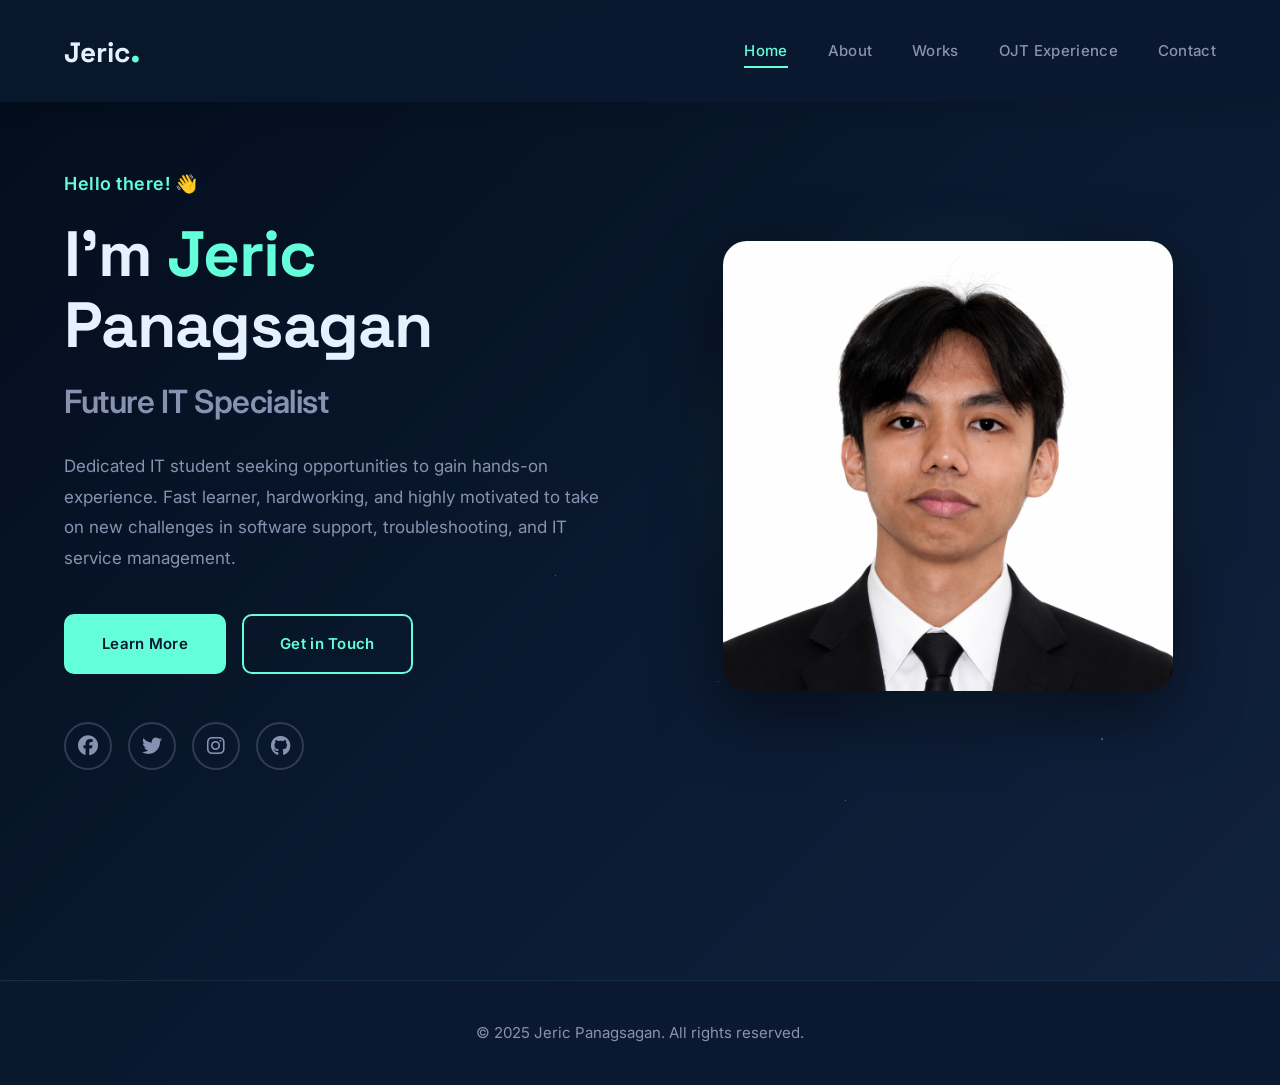
<file: index.html>
<!DOCTYPE html>
<html lang="en">

<head>
    <meta charset="UTF-8">
    <meta name="viewport" content="width=device-width, initial-scale=1.0">
    <meta name="description" content="Jeric Panagsagan - IT Student Portfolio">
    <title>Jeric's Portfolio</title>
    <link rel="stylesheet" href="https://cdnjs.cloudflare.com/ajax/libs/font-awesome/6.4.0/css/all.min.css">
    <link rel="stylesheet" href="./CODES/style.css">
</head>

<body>
    <!-- Loading Screen -->
    <div class="loader-wrapper">
        <div class="loader">
            <div class="loader-circle"></div>
            <div class="loader-text">Loading...</div>
        </div>
    </div>

    <!-- Navigation -->
    <nav class="navbar" id="navbar">
        <div class="nav-container">
            <a href="index.html" class="logo">
                <span class="logo-text">Jeric<span class="accent">.</span></span>
            </a>
            <button class="mobile-menu-toggle" id="mobileMenuToggle">
                <span></span>
                <span></span>
                <span></span>
            </button>
            <ul class="nav-menu" id="navMenu">
                <li><a href="index.html" class="nav-link active">Home</a></li>
                <li><a href="about.html" class="nav-link">About</a></li>
                <li><a href="works.html" class="nav-link">Works</a></li>
                <li><a href="experience.html" class="nav-link">OJT Experience</a></li>
                <li><a href="contact.html" class="nav-link">Contact</a></li>
            </ul>
        </div>
    </nav>

    <!-- Hero Section -->
    <section class="hero" id="home">
        <div class="hero-particles" id="particles"></div>
        <div class="container">
            <div class="hero-content">
                <div class="hero-text reveal-left">
                    <p class="greeting">Hello there! 👋</p>
                    <h1 class="hero-title">I'm <span class="accent-text">Jeric</span> Panagsagan</h1>
                    <p class="hero-subtitle">Future IT Specialist</p>
                    <p class="hero-description">
                        Dedicated IT student seeking opportunities to gain hands-on experience. Fast learner, hardworking, and highly motivated to take on new challenges in software support, troubleshooting, and IT service management.
                    </p>
                    <div class="hero-buttons">
                        <a href="about.html" class="btn btn-primary">Learn More</a>
                        <a href="contact.html" class="btn btn-secondary">Get in Touch</a>
                    </div>
                    <div class="social-links">
                        <a href="https://www.facebook.com/facebooknijeric" target="_blank" class="social-icon"
                            aria-label="Facebook">
                            <i class="fab fa-facebook"></i>
                        </a>
                        <a href="https://www.twitter.com/_Dyerik" target="_blank" class="social-icon"
                            aria-label="Twitter">
                            <i class="fab fa-twitter"></i>
                        </a>
                        <a href="https://www.instagram.com/_dyerik/" target="_blank" class="social-icon"
                            aria-label="Instagram">
                            <i class="fab fa-instagram"></i>
                        </a>
                        <a href="https://github.com/Jeric-P" target="_blank" class="social-icon"
                            aria-label="GitHub">
                            <i class="fab fa-github"></i> 
                        </a>
                    </div>
                </div>
                <div class="hero-image reveal-right">
                    <div class="image-wrapper">
                        <img src="./Images/FORMAL ATTIRE.png" alt="Jeric Panagsagan" class="profile-img">
                        <div class="image-glow"></div>
                    </div>
                </div>
            </div>
        </div>
    </section>


    <!-- Footer -->
    <footer class="footer">
        <div class="footer-content">
            <p>&copy; 2025 Jeric Panagsagan. All rights reserved.</p>
        </div>
    </footer>

    <!-- Back to Top Button -->
    <button class="back-to-top" id="backToTop" aria-label="Back to top">
        <i class="fas fa-arrow-up"></i>
    </button>

    <script src="./CODES/script.js"></script>
</body>

</html>
</file>
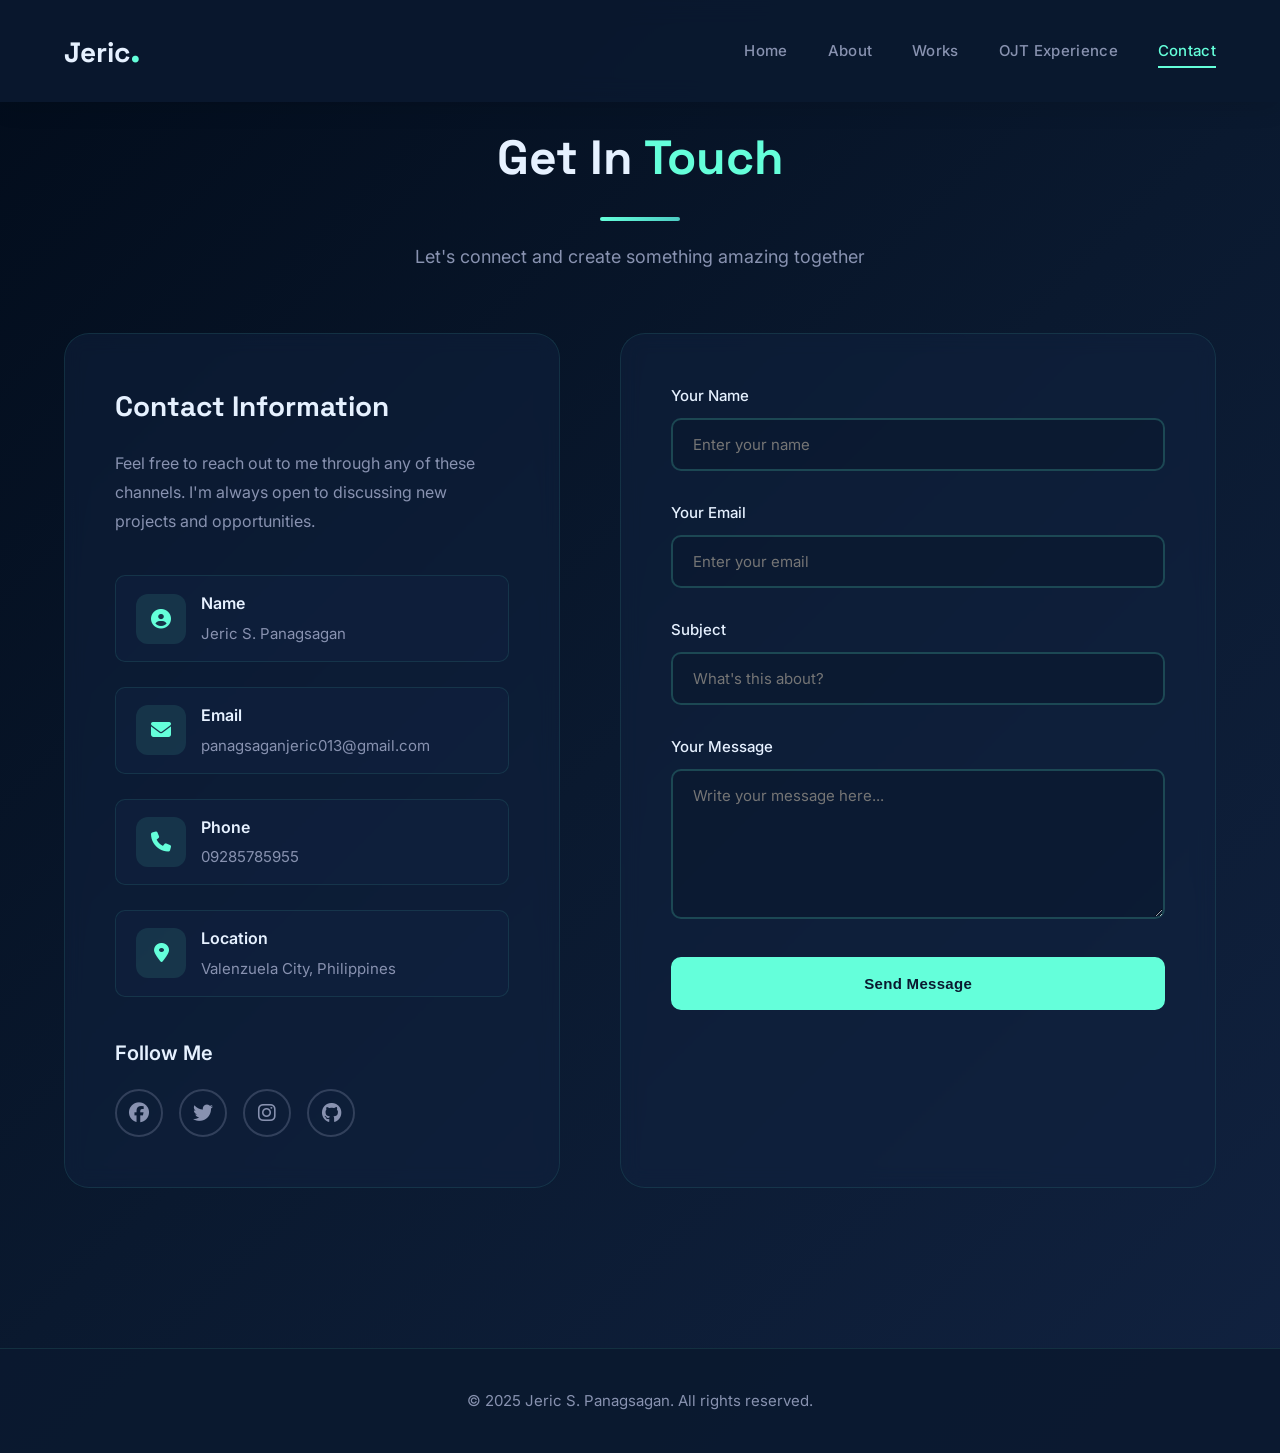
<file: contact.html>
<!DOCTYPE html>
<html lang="en">

<head>
    <meta charset="UTF-8">
    <meta name="viewport" content="width=device-width, initial-scale=1.0">
    <meta name="description" content="Contact Jeric S. Panagsagan">
    <title>Contact - Jeric's Portfolio</title>
    <link rel="stylesheet" href="https://cdnjs.cloudflare.com/ajax/libs/font-awesome/6.4.0/css/all.min.css">
    <link rel="stylesheet" href="./CODES/style.css">
</head>

<body>
    <!-- Navigation -->
    <nav class="navbar" id="navbar">
        <div class="nav-container">
            <a href="index.html" class="logo">
                <span class="logo-text">Jeric<span class="accent">.</span></span>
            </a>
            <button class="mobile-menu-toggle" id="mobileMenuToggle">
                <span></span>
                <span></span>
                <span></span>
            </button>
            <ul class="nav-menu" id="navMenu">
                <li><a href="index.html" class="nav-link">Home</a></li>
                <li><a href="about.html" class="nav-link">About</a></li>
                <li><a href="works.html" class="nav-link">Works</a></li>
                <li><a href="experience.html" class="nav-link">OJT Experience</a></li>
                <li><a href="contact.html" class="nav-link active">Contact</a></li>
            </ul>
        </div>
    </nav>

    <!-- Contact Section -->
    <section class="contact-section">
        <div class="container">
            <div class="section-header reveal-up">
                <h1 class="section-title">Get In <span class="accent-text">Touch</span></h1>
                <div class="title-underline"></div>
                <p class="section-description">Let's connect and create something amazing together</p>
            </div>

            <div class="contact-content">
                <div class="contact-info reveal-left">
                    <h2 class="contact-subtitle">Contact Information</h2>
                    <p class="contact-text">Feel free to reach out to me through any of these channels. I'm always open
                        to discussing new projects and opportunities.</p>

                    <div class="info-items">
                        <div class="info-item">
                            <div class="info-icon">
                                <i class="fas fa-user-circle"></i>
                            </div>
                            <div class="info-content">
                                <h4>Name</h4>
                                <p>Jeric S. Panagsagan</p>
                            </div>
                        </div>

                        <div class="info-item">
                            <div class="info-icon">
                                <i class="fas fa-envelope"></i>
                            </div>
                            <div class="info-content">
                                <h4>Email</h4>
                                <p>panagsaganjeric013@gmail.com</p>
                            </div>
                        </div>

                        <div class="info-item">
                            <div class="info-icon">
                                <i class="fas fa-phone"></i>
                            </div>
                            <div class="info-content">
                                <h4>Phone</h4>
                                <p>09285785955</p>
                            </div>
                        </div>

                        <div class="info-item">
                            <div class="info-icon">
                                <i class="fas fa-map-marker-alt"></i>
                            </div>
                            <div class="info-content">
                                <h4>Location</h4>
                                <p>Valenzuela City, Philippines</p>
                            </div>
                        </div>
                    </div>

                    <div class="contact-social">
                        <h3>Follow Me</h3>
                        <div class="social-links">
                            <a href="https://www.facebook.com/facebooknijeric" target="_blank" class="social-icon"
                                aria-label="Facebook">
                                <i class="fab fa-facebook"></i>
                            </a>
                            <a href="https://www.twitter.com/_Dyerik" target="_blank" class="social-icon"
                                aria-label="Twitter">
                                <i class="fab fa-twitter"></i>
                            </a>
                            <a href="https://www.instagram.com/_dyerik/" target="_blank" class="social-icon"
                                aria-label="Instagram">
                                <i class="fab fa-instagram"></i>
                            </a>
                            <a href="https://github.com/Jeric-P" target="_blank" class="social-icon"
                            aria-label="GitHub">
                            <i class="fab fa-github"></i> 
                        </a>
                        </div>
                    </div>
                </div>

                <div class="contact-form-wrapper reveal-right">
                    <form class="contact-form" id="contactForm">
                        <div class="form-group">
                            <label for="name">Your Name</label>
                            <input type="text" id="name" name="name" placeholder="Enter your name" required>
                            <span class="error-message"></span>
                        </div>

                        <div class="form-group">
                            <label for="email">Your Email</label>
                            <input type="email" id="email" name="email" placeholder="Enter your email" required>
                            <span class="error-message"></span>
                        </div>

                        <div class="form-group">
                            <label for="subject">Subject</label>
                            <input type="text" id="subject" name="subject" placeholder="What's this about?" required>
                            <span class="error-message"></span>
                        </div>

                        <div class="form-group">
                            <label for="message">Your Message</label>
                            <textarea id="message" name="message" rows="6" placeholder="Write your message here..."
                                required></textarea>
                            <span class="error-message"></span>
                        </div>

                        <button type="submit" class="btn btn-primary submit-btn">
                            <span class="btn-text">Send Message</span>
                            <span class="btn-loader"></span>
                        </button>
                    </form>

                    <div class="form-success hidden">
                        <i class="fas fa-check-circle"></i>
                        <h3>Message Sent!</h3>
                        <p>Thank you for reaching out. I'll get back to you soon!</p>
                    </div>
                </div>
            </div>
        </div>
    </section>

    <!-- Footer -->
    <footer class="footer">
        <div class="footer-content">
            <p>&copy; 2025 Jeric S. Panagsagan. All rights reserved.</p>
        </div>
    </footer>

    <!-- Back to Top Button -->
    <button class="back-to-top" id="backToTop" aria-label="Back to top">
        <i class="fas fa-arrow-up"></i>
    </button>

    <script src="./CODES/script.js"></script>
</body>

</html>
</file>
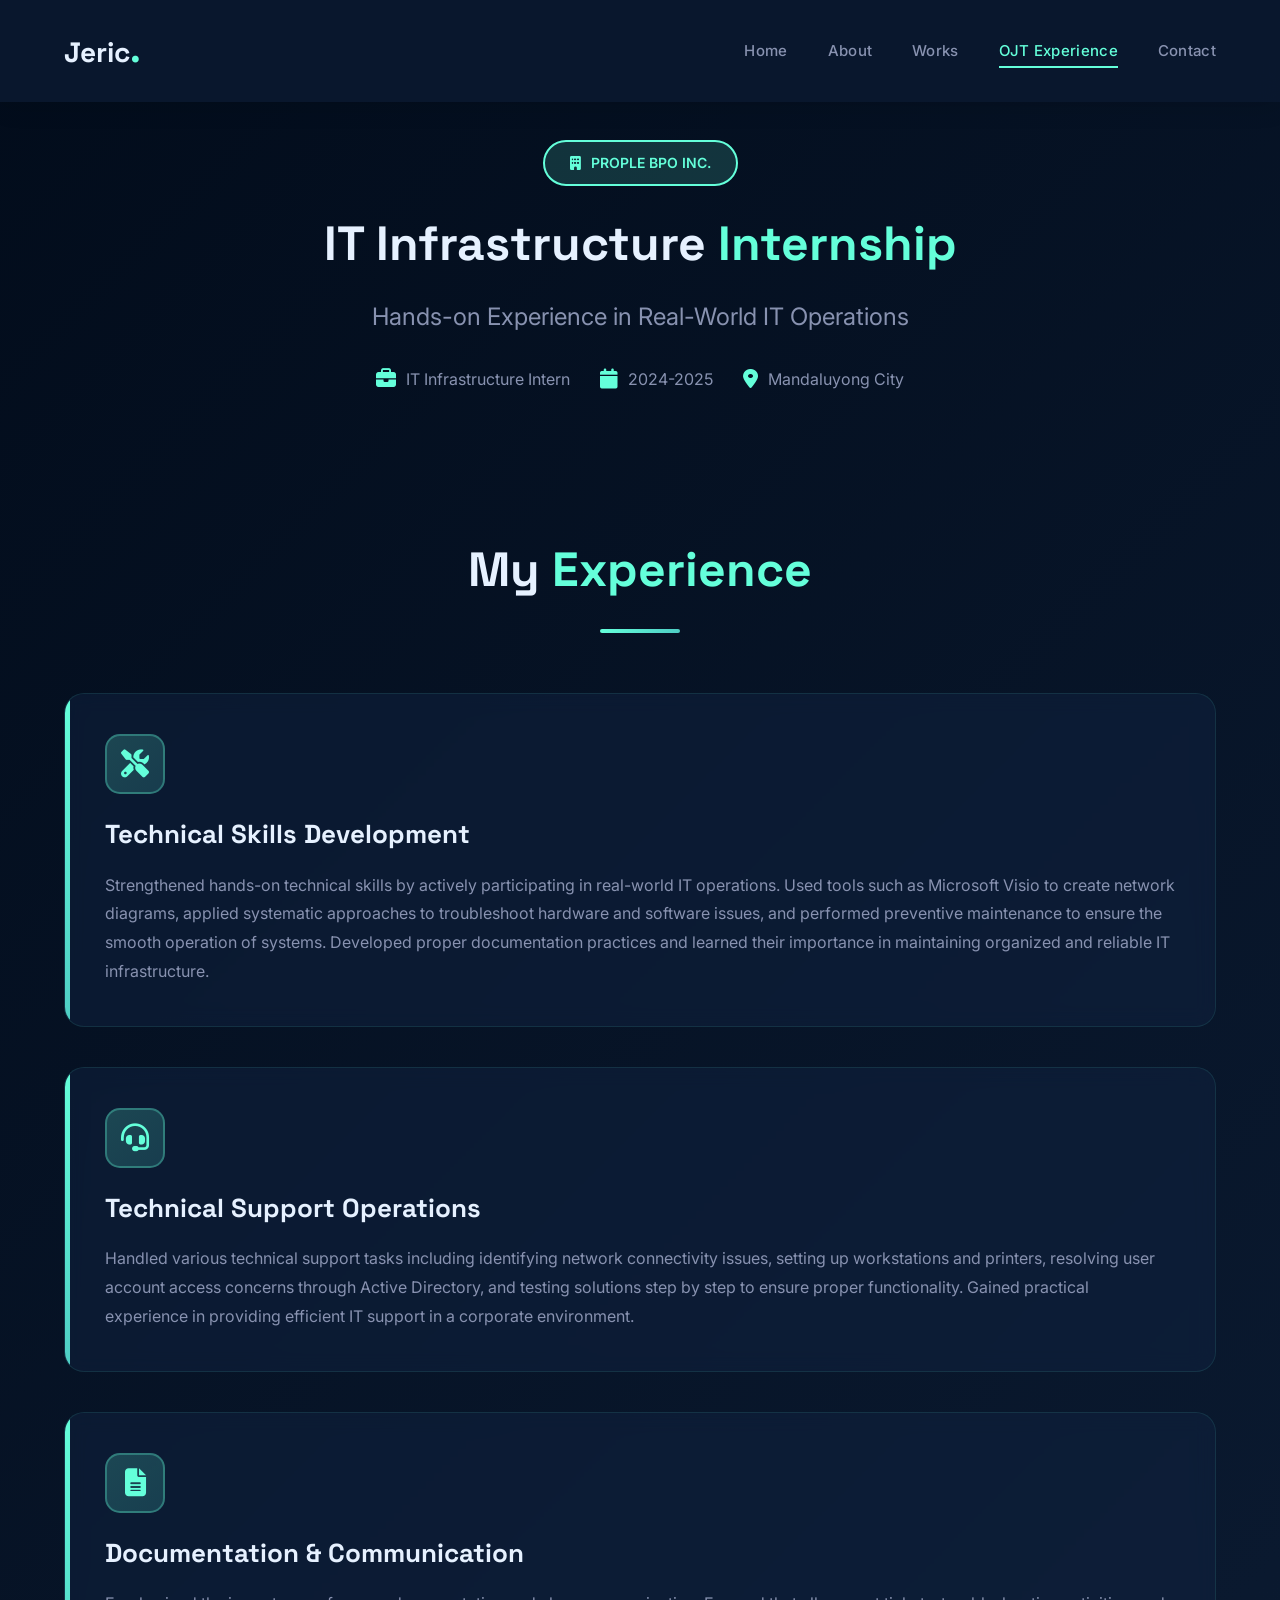
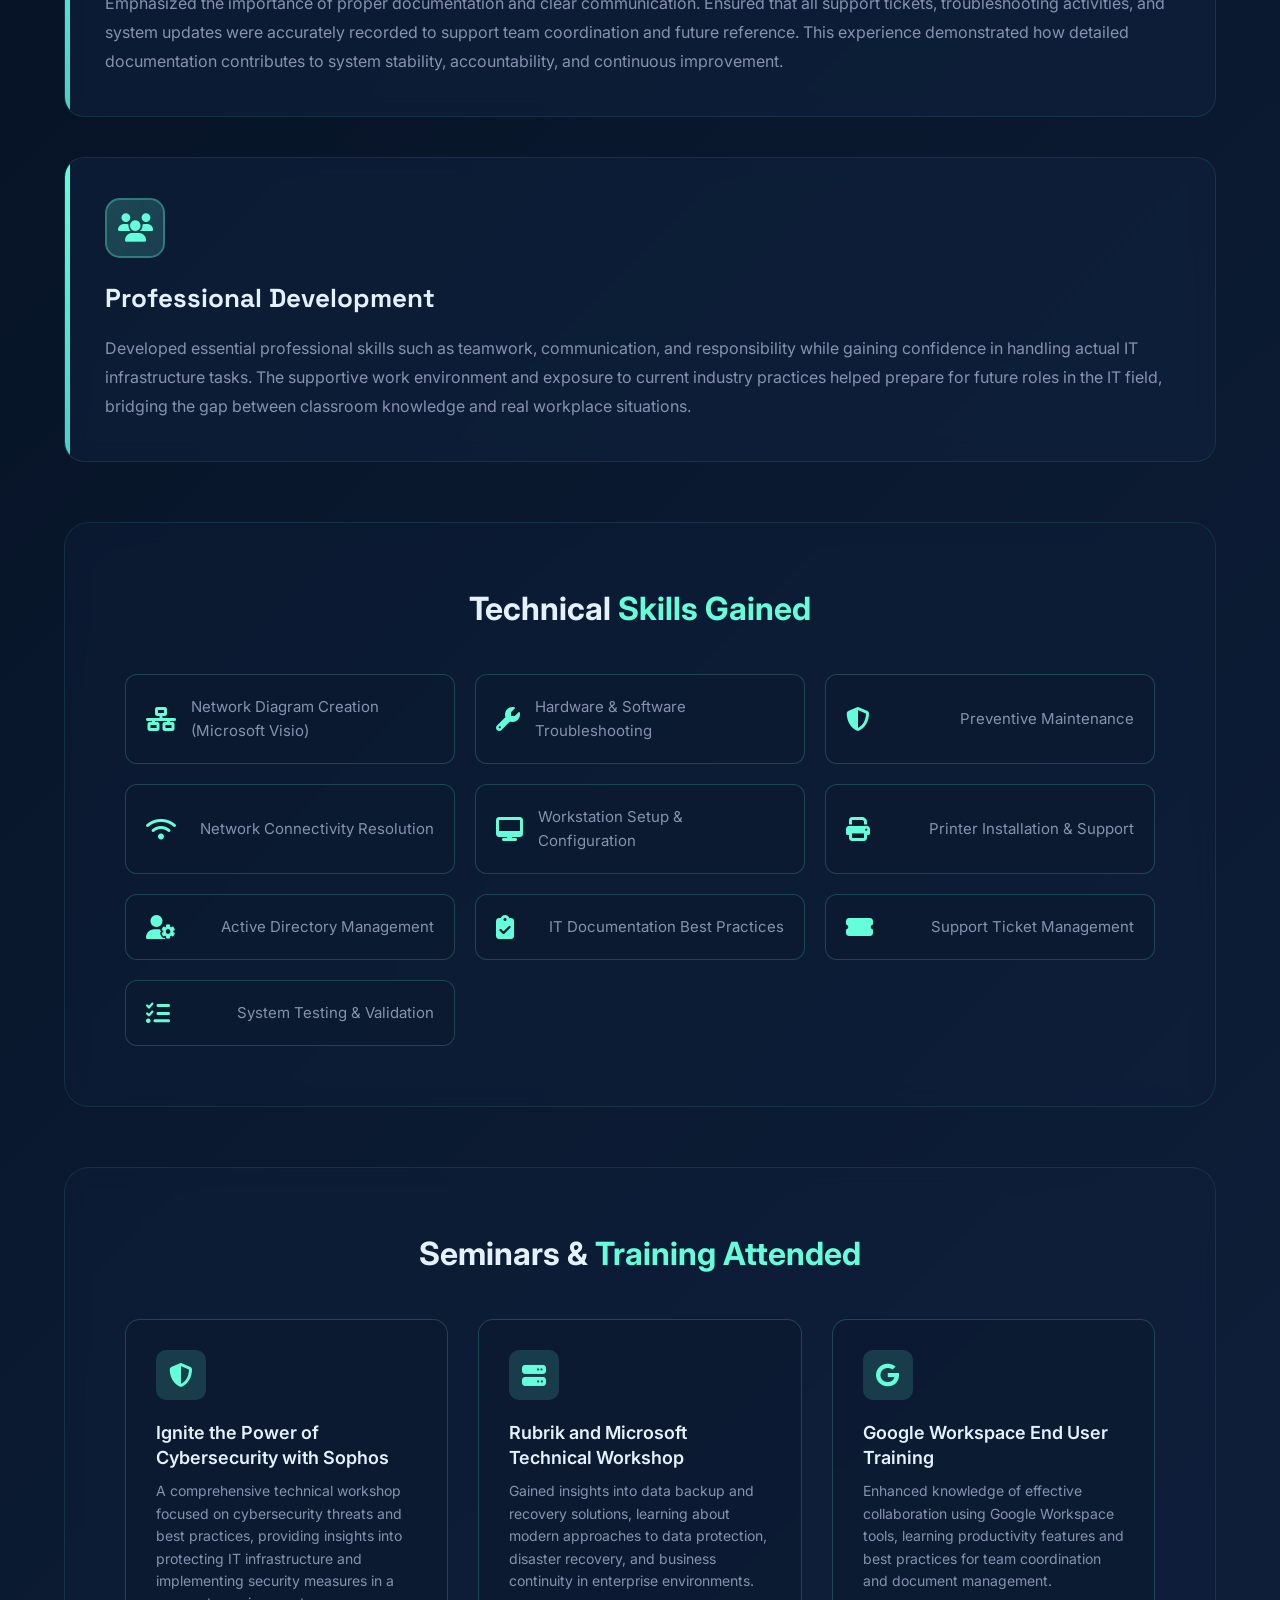
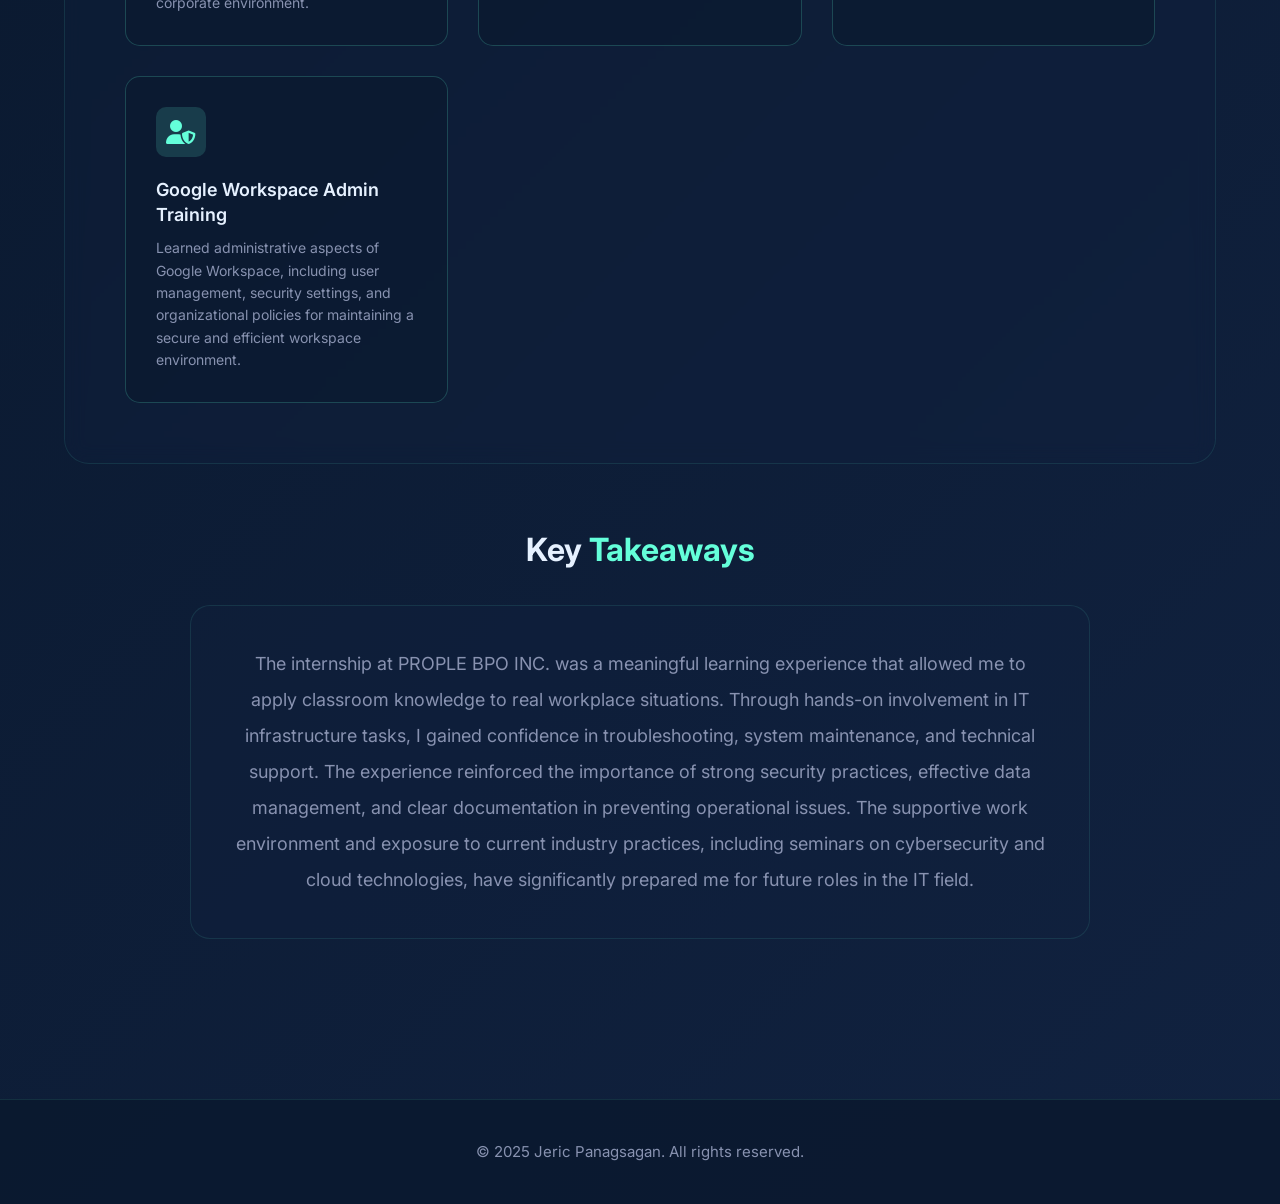
<file: experience.html>
<!DOCTYPE html>
<html lang="en">

<head>
    <meta charset="UTF-8">
    <meta name="viewport" content="width=device-width, initial-scale=1.0">
    <meta name="description" content="Jeric Panagsagan - OJT Experience at PROPLE BPO INC.">
    <title>OJT Experience - Jeric's Portfolio</title>
    <link rel="stylesheet" href="https://cdnjs.cloudflare.com/ajax/libs/font-awesome/6.4.0/css/all.min.css">
    <link rel="stylesheet" href="./CODES/style.css">

</head>

<body>
    <!-- Navigation -->
    <nav class="navbar" id="navbar">
        <div class="nav-container">
            <a href="index.html" class="logo">
                <span class="logo-text">Jeric<span class="accent">.</span></span>
            </a>
            <button class="mobile-menu-toggle" id="mobileMenuToggle">
                <span></span>
                <span></span>
                <span></span>
            </button>
            <ul class="nav-menu" id="navMenu">
                <li><a href="index.html" class="nav-link">Home</a></li>
                <li><a href="about.html" class="nav-link">About</a></li>
                <li><a href="works.html" class="nav-link">Works</a></li>
                <li><a href="experience.html" class="nav-link active">OJT Experience</a></li>
                <li><a href="contact.html" class="nav-link">Contact</a></li>
            </ul>
        </div>
    </nav>

    <!-- OJT Hero Section -->
    <section class="ojt-hero">
        <div class="container">
            <div class="reveal-up">
                <div class="company-badge">
                    <i class="fas fa-building"></i>
                    <span>PROPLE BPO INC.</span>
                </div>
                <h1 class="ojt-title">IT Infrastructure <span class="accent-text">Internship</span></h1>
                <p class="ojt-subtitle">Hands-on Experience in Real-World IT Operations</p>
                <div class="ojt-meta">
                    <div class="meta-item">
                        <i class="fas fa-briefcase"></i>
                        <span>IT Infrastructure Intern</span>
                    </div>
                    <div class="meta-item">
                        <i class="fas fa-calendar"></i>
                        <span>2024-2025</span>
                    </div>
                    <div class="meta-item">
                        <i class="fas fa-map-marker-alt"></i>
                        <span>Mandaluyong City</span>
                    </div>
                </div>
            </div>
        </div>
    </section>

    <!-- Experience Details Section -->
    <section class="experience-section">
        <div class="container">
            <div class="section-header reveal-up">
                <h2 class="section-title">My <span class="accent-text">Experience</span></h2>
                <div class="title-underline"></div>
            </div>

            <div class="experience-grid">
                <!-- Technical Skills Development -->
                <div class="experience-card reveal-up">
                    <div class="card-icon">
                        <i class="fas fa-tools"></i>
                    </div>
                    <h3 class="card-title">Technical Skills Development</h3>
                    <p class="card-description">
                        Strengthened hands-on technical skills by actively participating in real-world IT operations. Used tools such as Microsoft Visio to create network diagrams, applied systematic approaches to troubleshoot hardware and software issues, and performed preventive maintenance to ensure the smooth operation of systems. Developed proper documentation practices and learned their importance in maintaining organized and reliable IT infrastructure.
                    </p>
                </div>

                <!-- Technical Support Tasks -->
                <div class="experience-card reveal-up">
                    <div class="card-icon">
                        <i class="fas fa-headset"></i>
                    </div>
                    <h3 class="card-title">Technical Support Operations</h3>
                    <p class="card-description">
                        Handled various technical support tasks including identifying network connectivity issues, setting up workstations and printers, resolving user account access concerns through Active Directory, and testing solutions step by step to ensure proper functionality. Gained practical experience in providing efficient IT support in a corporate environment.
                    </p>
                </div>

                <!-- Documentation & Communication -->
                <div class="experience-card reveal-up">
                    <div class="card-icon">
                        <i class="fas fa-file-alt"></i>
                    </div>
                    <h3 class="card-title">Documentation & Communication</h3>
                    <p class="card-description">
                        Emphasized the importance of proper documentation and clear communication. Ensured that all support tickets, troubleshooting activities, and system updates were accurately recorded to support team coordination and future reference. This experience demonstrated how detailed documentation contributes to system stability, accountability, and continuous improvement.
                    </p>
                </div>

                <!-- Professional Development -->
                <div class="experience-card reveal-up">
                    <div class="card-icon">
                        <i class="fas fa-users"></i>
                    </div>
                    <h3 class="card-title">Professional Development</h3>
                    <p class="card-description">
                        Developed essential professional skills such as teamwork, communication, and responsibility while gaining confidence in handling actual IT infrastructure tasks. The supportive work environment and exposure to current industry practices helped prepare for future roles in the IT field, bridging the gap between classroom knowledge and real workplace situations.
                    </p>
                </div>
            </div>

            <!-- Skills Gained -->
            <div class="skills-gained reveal-up">
                <h3>Technical <span class="accent-text">Skills Gained</span></h3>
                <div class="skills-list">
                    <div class="skill-item">
                        <i class="fas fa-network-wired"></i>
                        <span>Network Diagram Creation (Microsoft Visio)</span>
                    </div>
                    <div class="skill-item">
                        <i class="fas fa-wrench"></i>
                        <span>Hardware & Software Troubleshooting</span>
                    </div>
                    <div class="skill-item">
                        <i class="fas fa-shield-alt"></i>
                        <span>Preventive Maintenance</span>
                    </div>
                    <div class="skill-item">
                        <i class="fas fa-wifi"></i>
                        <span>Network Connectivity Resolution</span>
                    </div>
                    <div class="skill-item">
                        <i class="fas fa-desktop"></i>
                        <span>Workstation Setup & Configuration</span>
                    </div>
                    <div class="skill-item">
                        <i class="fas fa-print"></i>
                        <span>Printer Installation & Support</span>
                    </div>
                    <div class="skill-item">
                        <i class="fas fa-user-cog"></i>
                        <span>Active Directory Management</span>
                    </div>
                    <div class="skill-item">
                        <i class="fas fa-clipboard-check"></i>
                        <span>IT Documentation Best Practices</span>
                    </div>
                    <div class="skill-item">
                        <i class="fas fa-ticket-alt"></i>
                        <span>Support Ticket Management</span>
                    </div>
                    <div class="skill-item">
                        <i class="fas fa-tasks"></i>
                        <span>System Testing & Validation</span>
                    </div>
                </div>
            </div>

            <!-- Seminars & Training -->
            <div class="seminars-section reveal-up">
                <h3>Seminars & <span class="accent-text">Training Attended</span></h3>
                <div class="seminar-grid">
                    <div class="seminar-card">
                        <div class="seminar-icon">
                            <i class="fas fa-shield-alt"></i>
                        </div>
                        <h4 class="seminar-title">Ignite the Power of Cybersecurity with Sophos</h4>
                        <p class="seminar-description">
                            A comprehensive technical workshop focused on cybersecurity threats and best practices, providing insights into protecting IT infrastructure and implementing security measures in a corporate environment.
                        </p>
                    </div>

                    <div class="seminar-card">
                        <div class="seminar-icon">
                            <i class="fas fa-server"></i>
                        </div>
                        <h4 class="seminar-title">Rubrik and Microsoft Technical Workshop</h4>
                        <p class="seminar-description">
                            Gained insights into data backup and recovery solutions, learning about modern approaches to data protection, disaster recovery, and business continuity in enterprise environments.
                        </p>
                    </div>

                    <div class="seminar-card">
                        <div class="seminar-icon">
                            <i class="fab fa-google"></i>
                        </div>
                        <h4 class="seminar-title">Google Workspace End User Training</h4>
                        <p class="seminar-description">
                            Enhanced knowledge of effective collaboration using Google Workspace tools, learning productivity features and best practices for team coordination and document management.
                        </p>
                    </div>

                    <div class="seminar-card">
                        <div class="seminar-icon">
                            <i class="fas fa-user-shield"></i>
                        </div>
                        <h4 class="seminar-title">Google Workspace Admin Training</h4>
                        <p class="seminar-description">
                            Learned administrative aspects of Google Workspace, including user management, security settings, and organizational policies for maintaining a secure and efficient workspace environment.
                        </p>
                    </div>
                </div>
            </div>

            <!-- Key Takeaways -->
            <div class="key-takeaways reveal-up">
                <h3>Key <span class="accent-text">Takeaways</span></h3>
                <p class="takeaway-text">
                    The internship at PROPLE BPO INC. was a meaningful learning experience that allowed me to apply classroom knowledge to real workplace situations. Through hands-on involvement in IT infrastructure tasks, I gained confidence in troubleshooting, system maintenance, and technical support. The experience reinforced the importance of strong security practices, effective data management, and clear documentation in preventing operational issues. The supportive work environment and exposure to current industry practices, including seminars on cybersecurity and cloud technologies, have significantly prepared me for future roles in the IT field.
                </p>
            </div>
        </div>
    </section>

    <!-- Footer -->
    <footer class="footer">
        <div class="footer-content">
            <p>&copy; 2025 Jeric Panagsagan. All rights reserved.</p>
        </div>
    </footer>

    <!-- Back to Top Button -->
    <button class="back-to-top" id="backToTop" aria-label="Back to top">
        <i class="fas fa-arrow-up"></i>
    </button>

    <script src="./CODES/script.js"></script>
</body>

</html>
</file>
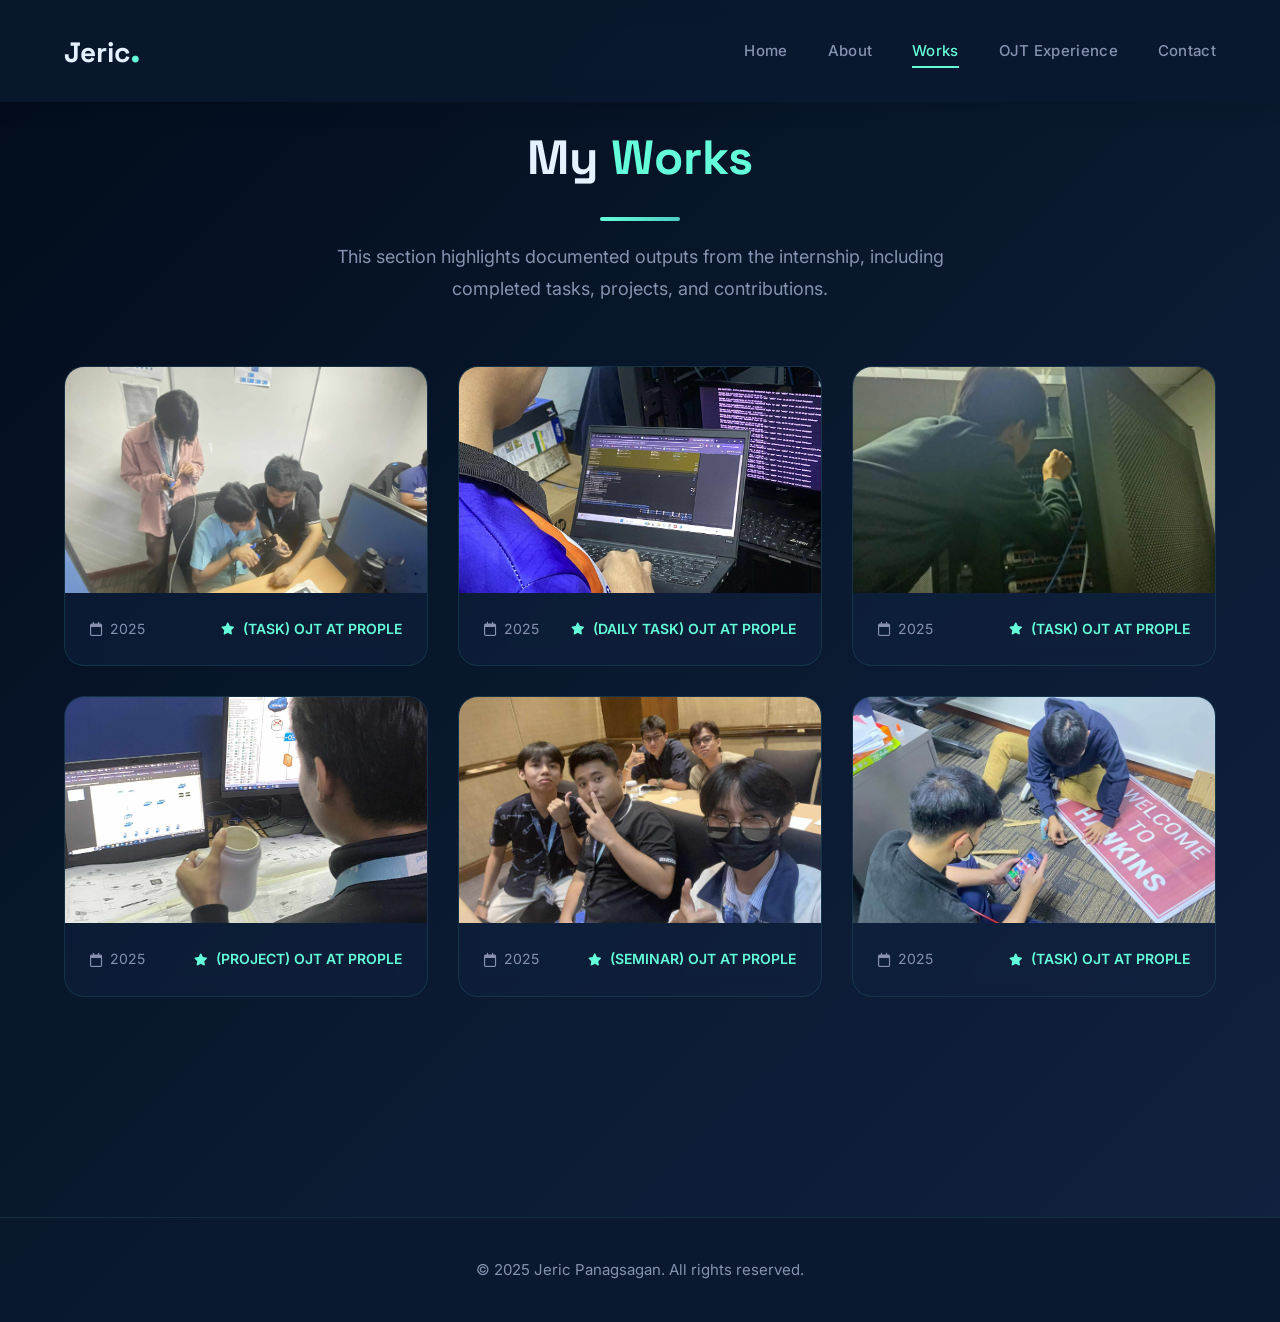
<file: works.html>
<!DOCTYPE html>
<html lang="en">

<head>
    <meta charset="UTF-8">
    <meta name="viewport" content="width=device-width, initial-scale=1.0">
    <meta name="description" content="Jeric's Portfolio - Projects and Works">
    <title>Works - Jeric's Portfolio</title>
    <link rel="stylesheet" href="https://cdnjs.cloudflare.com/ajax/libs/font-awesome/6.4.0/css/all.min.css">
    <link rel="stylesheet" href="./CODES/style.css">
</head>

<body>
    <!-- Navigation -->
    <nav class="navbar" id="navbar">
        <div class="nav-container">
            <a href="index.html" class="logo">
                <span class="logo-text">Jeric<span class="accent">.</span></span>
            </a>
            <button class="mobile-menu-toggle" id="mobileMenuToggle">
                <span></span>
                <span></span>
                <span></span>
            </button>
            <ul class="nav-menu" id="navMenu">
                <li><a href="index.html" class="nav-link">Home</a></li>
                <li><a href="about.html" class="nav-link">About</a></li>
                <li><a href="works.html" class="nav-link active">Works</a></li>
                <li><a href="experience.html" class="nav-link">OJT Experience</a></li>
                <li><a href="contact.html" class="nav-link">Contact</a></li>
            </ul>
        </div>
    </nav>

    <!-- Works Section -->
    <section class="works-section">
        <div class="container">
            <div class="section-header reveal-up">
                <h1 class="section-title">My <span class="accent-text">Works</span></h1>
                <div class="title-underline"></div>
                <p class="section-description">This section highlights documented outputs from the internship, including completed tasks, projects, and contributions.</p>
            </div>

            <!-- Works Grid -->
            <div class="works-grid">
                <div class="work-card reveal-up" data-category="development">
                    <div class="work-image">
                        <img src="./Images/1.jfif" alt="Meditrack">
                        <div class="work-overlay">
                            <div class="overlay-content">
                                <h3 class="work-title"> Network Cable Replacement and Setup </h3>
                                <p class="work-description">Assigned to fabricate new RJ45 cables for company workstations, following proper wiring standards to support stable and efficient network connections.</p>
                            </div>
                        </div>
                    </div>
                    <div class="work-footer">
                        <div class="work-meta">
                            <span class="work-date"><i class="far fa-calendar"></i> 2025 </span>
                            <span class="work-status featured"><i class="fas fa-star"></i> (TASK) OJT AT PROPLE </span>
                        </div>
                    </div>
                </div>

                <div class="work-card reveal-up" data-category="development">
                    <div class="work-image">
                        <img src="./Images/2.jfif" alt="Meditrack">
                        <div class="work-overlay">
                            <div class="overlay-content">
                                <h3 class="work-title">Daily Internet Connection Speed Monitoring</h3>
                                <p class="work-description">This task involved routinely checking and recording internet connection speeds in the data center to ensure stable network performance and identify potential connectivity issues.</p>
                            </div>
                        </div>
                    </div>
                    <div class="work-footer">
                        <div class="work-meta">
                            <span class="work-date"><i class="far fa-calendar"></i> 2025 </span>
                            <span class="work-status featured"><i class="fas fa-star"></i> (DAILY TASK) OJT AT PROPLE</span>
                        </div>
                    </div>
                </div>

                <div class="work-card reveal-up" data-category="development">
                    <div class="work-image">
                        <img src="./Images/3.jfif" alt="Meditrack">
                        <div class="work-overlay">
                            <div class="overlay-content">
                                <h3 class="work-title">Rack Switch Cabling Replacement</h3>
                                <p class="work-description">Successfully replaced and connected data cables to core switches under the direct guidance and supervision of senior data center engineers.</p>
                            </div>
                        </div>
                    </div>
                    <div class="work-footer">
                        <div class="work-meta">
                            <span class="work-date"><i class="far fa-calendar"></i> 2025</span>
                            <span class="work-status featured"><i class="fas fa-star"></i> (TASK) OJT AT PROPLE</span>
                        </div>
                    </div>
                </div>

                 <div class="work-card reveal-up" data-category="development">
                    <div class="work-image">
                        <img src="./Images/4.jfif" alt="Meditrack">
                        <div class="work-overlay">
                            <div class="overlay-content">
                                <h3 class="work-title">OJT Project: IDF Network Modernization</h3>
                                <p class="work-description">Our project involved analyzing and recreating the legacy IDF network diagram to produce an updated, accurate, and standardized representation of the data center’s physical and logical layout.</p>
                            </div>
                        </div>
                    </div>
                    <div class="work-footer">
                        <div class="work-meta">
                            <span class="work-date"><i class="far fa-calendar"></i> 2025</span>
                            <span class="work-status featured"><i class="fas fa-star"></i> (PROJECT) OJT AT PROPLE</span>
                        </div>
                    </div>
                </div>

                <div class="work-card reveal-up" data-category="development">
                    <div class="work-image">
                        <img src="./Images/5.jfif" alt="Meditrack">
                        <div class="work-overlay">
                            <div class="overlay-content">
                                <h3 class="work-title">Rubrik Cloud Data Security</h3>
                                <p class="work-description">Attended a Rubrik industry seminar in Bonifacio Global City focused on advanced cloud security and data management, gaining insights into ransomware recovery, hybrid cloud protection, and automation strategies.</p>
                            </div>
                        </div>
                    </div>
                    <div class="work-footer">
                        <div class="work-meta">
                            <span class="work-date"><i class="far fa-calendar"></i> 2025</span>
                            <span class="work-status featured"><i class="fas fa-star"></i> (SEMINAR) OJT AT PROPLE</span>
                        </div>
                    </div>
                </div>

                <div class="work-card reveal-up" data-category="development">
                    <div class="work-image">
                        <img src="./Images/6.jpg" alt="Meditrack">
                        <div class="work-overlay">
                            <div class="overlay-content">
                                <h3 class="work-title">Company Halloween Party Participation</h3>
                                <p class="work-description">Participated in office-wide preparations for the annual Halloween celebration, collaborating on workspace decorations and fostering team engagement.</p>
                            </div>
                        </div>
                    </div>
                    <div class="work-footer">
                        <div class="work-meta">
                            <span class="work-date"><i class="far fa-calendar"></i> 2025</span>
                            <span class="work-status featured"><i class="fas fa-star"></i> (TASK) OJT AT PROPLE</span>
                        </div>
                    </div>
                </div>
    </section>

    <!-- Footer -->
    <footer class="footer">
        <div class="footer-content">
            <p>&copy; 2025 Jeric Panagsagan. All rights reserved.</p>
        </div>
    </footer>

    <!-- Back to Top Button -->
    <button class="back-to-top" id="backToTop" aria-label="Back to top">
        <i class="fas fa-arrow-up"></i>
    </button>

    <script src="./CODES/script.js"></script>
</body>

</html>
</file>
<file: CODES/style.css>
/* ============================================
   IMPORT FONTS
   ============================================ */
@import url("https://fonts.googleapis.com/css2?family=Inter:wght@300;400;500;600;700;800&family=Space+Grotesk:wght@400;500;600;700&display=swap");

/* ============================================
   CSS RESET & BASE STYLES
   ============================================ */
* {
  margin: 0;
  padding: 0;
  box-sizing: border-box;
}

:root {
  /* Color Variables */
  --primary: #0a192f;
  --secondary: #112240;
  --accent: #64ffda;
  --accent-dark: #4ecdc4;
  --text: #e6f1ff;
  --text-secondary: #8892b0;
  --bg-dark: #020c1b;
  
  /* Transition */
  --transition: all 0.3s cubic-bezier(0.4, 0, 0.2, 1);
}

html {
  scroll-behavior: smooth;
}

body {
  font-family: "Inter", sans-serif;
  background: linear-gradient(135deg, var(--bg-dark) 0%, var(--primary) 50%, var(--secondary) 100%);
  color: var(--text);
  line-height: 1.6;
  overflow-x: hidden;
}

/* ============================================
   LOADING SCREEN
   ============================================ */
.loader-wrapper {
  position: fixed;
  top: 0;
  left: 0;
  width: 100%;
  height: 100%;
  background: var(--primary);
  display: flex;
  align-items: center;
  justify-content: center;
  z-index: 9999;
  transition: opacity 0.6s ease, visibility 0.6s ease;
}

.loader-wrapper.hidden {
  opacity: 0;
  visibility: hidden;
}

.loader {
  text-align: center;
}

.loader-circle {
  width: 60px;
  height: 60px;
  border: 3px solid rgba(136, 146, 176, 0.3);
  border-top-color: var(--accent);
  border-radius: 50%;
  animation: spin 0.8s linear infinite;
  margin: 0 auto 20px;
}

.loader-text {
  color: var(--accent);
  font-size: 16px;
  font-weight: 600;
  letter-spacing: 1px;
}

@keyframes spin {
  to {
    transform: rotate(360deg);
  }
}

/* ============================================
   CONTAINER
   ============================================ */
.container {
  max-width: 1200px;
  margin: 0 auto;
  padding: 0 24px;
}

/* ============================================
   NAVIGATION
   ============================================ */
.navbar {
  position: fixed;
  top: 0;
  left: 0;
  width: 100%;
  background: rgba(10, 25, 47, 0.95);
  backdrop-filter: blur(12px);
  z-index: 1000;
  padding: 22px 0;
  transition: var(--transition);
  box-shadow: 0 4px 24px rgba(0, 0, 0, 0.12);
}

.navbar.scrolled {
  padding: 16px 0;
  box-shadow: 0 8px 32px rgba(0, 0, 0, 0.24);
}

.nav-container {
  max-width: 1200px;
  margin: 0 auto;
  padding: 0 24px;
  display: flex;
  justify-content: space-between;
  align-items: center;
}

.logo {
  text-decoration: none;
  transition: var(--transition);
}

.logo:hover {
  transform: scale(1.02);
}

.logo-text {
  font-family: "Space Grotesk", sans-serif;
  font-size: 28px;
  font-weight: 700;
  color: var(--text);
}

.logo-text .accent {
  color: var(--accent);
  font-size: 36px;
}

.nav-menu {
  display: flex;
  list-style: none;
  gap: 40px;
  align-items: center;
}

.nav-link {
  color: var(--text-secondary);
  text-decoration: none;
  font-weight: 500;
  font-size: 15px;
  position: relative;
  transition: var(--transition);
  padding: 8px 0;
  letter-spacing: 0.3px;
}

.nav-link::after {
  content: "";
  position: absolute;
  bottom: 0;
  left: 0;
  width: 0;
  height: 2px;
  background: var(--accent);
  transition: width 0.3s cubic-bezier(0.4, 0, 0.2, 1);
}

.nav-link:hover,
.nav-link.active {
  color: var(--accent);
}

.nav-link:hover::after,
.nav-link.active::after {
  width: 100%;
}

/* Mobile Menu Toggle */
.mobile-menu-toggle {
  display: none;
  flex-direction: column;
  gap: 6px;
  background: none;
  border: none;
  cursor: pointer;
  padding: 8px;
  z-index: 1001;
}

.mobile-menu-toggle span {
  width: 28px;
  height: 3px;
  background: var(--accent);
  border-radius: 3px;
  transition: var(--transition);
  display: block;
}

.mobile-menu-toggle.active span:nth-child(1) {
  transform: rotate(45deg) translate(8px, 8px);
}

.mobile-menu-toggle.active span:nth-child(2) {
  opacity: 0;
}

.mobile-menu-toggle.active span:nth-child(3) {
  transform: rotate(-45deg) translate(7px, -7px);
}

/* ============================================
   HERO SECTION
   ============================================ */
.hero {
  min-height: 100vh;
  display: flex;
  align-items: center;
  padding: 140px 0 100px;
  position: relative;
  overflow: hidden;
}

.hero-particles {
  position: absolute;
  top: 0;
  left: 0;
  width: 100%;
  height: 100%;
  z-index: 0;
}

.hero-content {
  display: grid;
  grid-template-columns: 1fr 1fr;
  gap: 80px;
  align-items: center;
  position: relative;
  z-index: 1;
}

.greeting {
  font-size: 18px;
  color: var(--accent);
  margin-bottom: 20px;
  font-weight: 600;
  letter-spacing: 0.5px;
}

.hero-title {
  font-family: "Space Grotesk", sans-serif;
  font-size: 64px;
  font-weight: 800;
  line-height: 1.1;
  margin-bottom: 16px;
  color: var(--text);
  letter-spacing: -1px;
}

.accent-text {
  color: var(--accent);
}

.hero-subtitle {
  font-size: 32px;
  color: var(--text-secondary);
  margin-bottom: 24px;
  font-weight: 600;
  letter-spacing: -0.5px;
}

.hero-description {
  font-size: 17px;
  color: var(--text-secondary);
  margin-bottom: 40px;
  line-height: 1.8;
}

.hero-buttons {
  display: flex;
  gap: 16px;
  margin-bottom: 48px;
  flex-wrap: wrap;
}

/* ============================================
   BUTTONS
   ============================================ */
.btn {
  padding: 16px 36px;
  border-radius: 10px;
  text-decoration: none;
  font-weight: 600;
  font-size: 15px;
  transition: var(--transition);
  display: inline-flex;
  align-items: center;
  justify-content: center;
  gap: 8px;
  cursor: pointer;
  border: 2px solid transparent;
  letter-spacing: 0.3px;
}

.btn-primary {
  background: var(--accent);
  color: var(--primary);
  border-color: var(--accent);
}

.btn-primary:hover {
  background: transparent;
  color: var(--accent);
  transform: translateY(-2px);
  box-shadow: 0 12px 32px rgba(100, 255, 218, 0.25);
}

.btn-secondary {
  background: transparent;
  color: var(--accent);
  border-color: var(--accent);
}

.btn-secondary:hover {
  background: rgba(100, 255, 218, 0.1);
  transform: translateY(-2px);
  box-shadow: 0 8px 24px rgba(100, 255, 218, 0.15);
}

/* ============================================
   SOCIAL LINKS
   ============================================ */
.social-links {
  display: flex;
  gap: 16px;
  flex-wrap: wrap;
}

.social-icon {
  width: 48px;
  height: 48px;
  border: 2px solid rgba(136, 146, 176, 0.3);
  border-radius: 50%;
  display: flex;
  align-items: center;
  justify-content: center;
  color: var(--text-secondary);
  font-size: 20px;
  transition: var(--transition);
  text-decoration: none;
}

.social-icon:hover {
  border-color: var(--accent);
  color: var(--accent);
  transform: translateY(-4px);
  background: rgba(100, 255, 218, 0.05);
}

/* ============================================
   HERO IMAGE
   ============================================ */
.hero-image {
  position: relative;
}

.image-wrapper {
  position: relative;
  width: 100%;
  max-width: 450px;
  margin: 0 auto;
}

.profile-img {
  width: 100%;
  height: auto;
  border-radius: 24px;
  box-shadow: 0 24px 64px rgba(0, 0, 0, 0.5);
  position: relative;
  z-index: 2;
}

.image-glow {
  position: absolute;
  top: 50%;
  left: 50%;
  transform: translate(-50%, -50%);
  width: 120%;
  height: 120%;
  background: radial-gradient(circle, rgba(100, 255, 218, 0.2) 0%, transparent 70%);
  z-index: 1;
}

/* ============================================
   SECTION STYLES
   ============================================ */
.section-header {
  text-align: center;
  margin-bottom: 60px;
}

.section-title {
  font-family: "Space Grotesk", sans-serif;
  font-size: 48px;
  font-weight: 800;
  margin-bottom: 20px;
  color: var(--text);
}

.title-underline {
  width: 80px;
  height: 4px;
  background: linear-gradient(90deg, var(--accent), var(--accent-dark));
  margin: 0 auto 20px;
  border-radius: 2px;
}

.section-description {
  font-size: 18px;
  color: var(--text-secondary);
  max-width: 700px;
  margin: 0 auto;
  line-height: 1.8;
}

/* ============================================
   ABOUT SECTION
   ============================================ */
.about-section {
  padding: 120px 0 80px;
}

.about-content {
  display: grid;
  grid-template-columns: 1fr 1fr;
  gap: 60px;
  align-items: start;
  margin-top: 40px;
}

.about-text {
  font-size: 17px;
  color: var(--text-secondary);
  line-height: 1.9;
  margin-bottom: 30px;
}

.about-image {
  position: relative;
  border-radius: 20px;
  overflow: hidden;
  box-shadow: 0 20px 60px rgba(0, 0, 0, 0.4);
}

.about-image img {
  width: 100%;
  height: auto;
  display: block;
}

.info-grid {
  display: grid;
  gap: 15px;
  margin-top: 30px;
}

.info-item {
  display: flex;
  align-items: center;
  gap: 15px;
  padding: 15px 20px;
  background: rgba(17, 34, 64, 0.5);
  border-radius: 10px;
  border: 1px solid rgba(100, 255, 218, 0.1);
  transition: var(--transition);
}

.info-item:hover {
  border-color: var(--accent);
  transform: translateX(5px);
}

.info-item i {
  font-size: 20px;
  color: var(--accent);
}

.info-item strong {
  color: var(--text);
  margin-right: 8px;
}

.info-item span {
  color: var(--text-secondary);
}

/* Stats Cards */
.stats-grid {
  display: grid;
  grid-template-columns: repeat(auto-fit, minmax(250px, 1fr));
  gap: 30px;
  margin-top: 60px;
}

.stat-card {
  background: rgba(17, 34, 64, 0.5);
  backdrop-filter: blur(10px);
  padding: 40px;
  border-radius: 20px;
  border: 1px solid rgba(100, 255, 218, 0.1);
  text-align: center;
  transition: var(--transition);
}

.stat-card:hover {
  border-color: var(--accent);
  transform: translateY(-10px);
  box-shadow: 0 20px 60px rgba(100, 255, 218, 0.2);
}

.stat-number {
  font-family: "Space Grotesk", sans-serif;
  font-size: 48px;
  font-weight: 800;
  color: var(--accent);
  margin-bottom: 10px;
}

.stat-label {
  color: var(--text-secondary);
  font-size: 16px;
}

/* Skills Section */
.skills-section {
  margin-top: 60px;
  padding: 60px;
  background: rgba(17, 34, 64, 0.3);
  backdrop-filter: blur(10px);
  border-radius: 25px;
  border: 1px solid rgba(100, 255, 218, 0.1);
}

.skills-tabs {
  display: flex;
  justify-content: center;
  gap: 20px;
  margin-bottom: 40px;
  flex-wrap: wrap;
}

.tab-btn {
  padding: 12px 30px;
  background: transparent;
  border: 2px solid rgba(100, 255, 218, 0.2);
  color: var(--text-secondary);
  border-radius: 30px;
  cursor: pointer;
  transition: var(--transition);
  font-weight: 600;
  font-size: 15px;
}

.tab-btn.active,
.tab-btn:hover {
  background: rgba(100, 255, 218, 0.1);
  border-color: var(--accent);
  color: var(--accent);
}

.tab-content {
  display: none;
}

.tab-content.active {
  display: block;
}

.skills-grid {
  display: grid;
  gap: 25px;
}

.skill-item {
  display: flex;
  align-items: center;
  justify-content: space-between;
  gap: 20px;
}

.skill-info {
  flex: 1;
}

.skill-name {
  color: var(--text);
  font-weight: 600;
  margin-bottom: 8px;
  font-size: 16px;
}

.skill-bar {
  height: 8px;
  background: rgba(136, 146, 176, 0.2);
  border-radius: 10px;
  overflow: hidden;
  position: relative;
}

.skill-progress {
  height: 100%;
  background: linear-gradient(90deg, var(--accent), var(--accent-dark));
  border-radius: 10px;
  transition: width 1s cubic-bezier(0.4, 0, 0.2, 1);
  width: 0;
}

.skill-progress.animated {
  width: var(--progress);
}

/* ============================================
   WORKS SECTION
   ============================================ */
.works-section {
  padding: 120px 0 80px;
}

.filter-buttons {
  display: flex;
  justify-content: center;
  gap: 15px;
  margin: 40px 0 60px;
  flex-wrap: wrap;
}

.filter-btn {
  padding: 10px 25px;
  background: transparent;
  border: 2px solid rgba(100, 255, 218, 0.2);
  color: var(--text-secondary);
  border-radius: 25px;
  cursor: pointer;
  transition: var(--transition);
  font-weight: 500;
  font-size: 14px;
}

.filter-btn.active,
.filter-btn:hover {
  background: rgba(100, 255, 218, 0.1);
  border-color: var(--accent);
  color: var(--accent);
}

.works-grid {
  display: grid;
  grid-template-columns: repeat(auto-fill, minmax(350px, 1fr));
  gap: 30px;
  margin-bottom: 60px;
}

.work-card {
  background: rgba(17, 34, 64, 0.5);
  backdrop-filter: blur(10px);
  border-radius: 20px;
  overflow: hidden;
  border: 1px solid rgba(100, 255, 218, 0.1);
  transition: var(--transition);
  opacity: 1;
  transform: scale(1);
}

.work-card:hover {
  border-color: var(--accent);
  transform: translateY(-10px);
  box-shadow: 0 20px 60px rgba(100, 255, 218, 0.2);
}

.work-image {
  position: relative;
  overflow: hidden;
  aspect-ratio: 16 / 10;
}

.work-image img {
  width: 100%;
  height: 100%;
  object-fit: cover;
  transition: var(--transition);
}

.work-card:hover .work-image img {
  transform: scale(1.1);
}

.work-overlay {
  position: absolute;
  top: 0;
  left: 0;
  width: 100%;
  height: 100%;
  background: rgba(10, 25, 47, 0.95);
  display: flex;
  align-items: center;
  justify-content: center;
  opacity: 0;
  transition: var(--transition);
  padding: 30px;
}

.work-card:hover .work-overlay {
  opacity: 1;
}

.overlay-content {
  text-align: center;
}

.work-title {
  font-family: "Space Grotesk", sans-serif;
  font-size: 22px;
  font-weight: 700;
  color: var(--text);
  margin-bottom: 15px;
}

.work-description {
  color: var(--text-secondary);
  font-size: 15px;
  line-height: 1.6;
}

.work-footer {
  padding: 25px;
}

.work-meta {
  display: flex;
  justify-content: space-between;
  align-items: center;
  gap: 15px;
  flex-wrap: wrap;
}

.work-date,
.work-status {
  display: flex;
  align-items: center;
  gap: 8px;
  font-size: 14px;
  color: var(--text-secondary);
}

.work-status.featured {
  color: var(--accent);
  font-weight: 600;
}

.work-status i {
  font-size: 12px;
}

/* ============================================
   OJT EXPERIENCE SECTION
   ============================================ */
.ojt-hero {
  padding: 140px 0 60px;
  text-align: center;
  position: relative;
  overflow: hidden;
}

.company-badge {
  display: inline-flex;
  align-items: center;
  gap: 10px;
  padding: 10px 25px;
  background: rgba(100, 255, 218, 0.15);
  border: 2px solid var(--accent);
  border-radius: 30px;
  color: var(--accent);
  font-weight: 600;
  margin-bottom: 20px;
  font-size: 14px;
}

.ojt-title {
  font-family: "Space Grotesk", sans-serif;
  font-size: 48px;
  font-weight: 800;
  margin-bottom: 15px;
  color: var(--text);
}

.ojt-subtitle {
  font-size: 24px;
  color: var(--text-secondary);
  margin-bottom: 30px;
}

.ojt-meta {
  display: flex;
  justify-content: center;
  gap: 30px;
  flex-wrap: wrap;
  margin-top: 30px;
}

.meta-item {
  display: flex;
  align-items: center;
  gap: 10px;
  color: var(--text-secondary);
  font-size: 16px;
}

.meta-item i {
  color: var(--accent);
  font-size: 20px;
}

.experience-section {
  padding: 80px 0;
}

.experience-grid {
  display: grid;
  gap: 40px;
  margin-top: 60px;
}

.experience-card {
  background: rgba(17, 34, 64, 0.5);
  backdrop-filter: blur(10px);
  padding: 40px;
  border-radius: 20px;
  border: 1px solid rgba(100, 255, 218, 0.1);
  transition: var(--transition);
  position: relative;
  overflow: hidden;
}

.experience-card::before {
  content: "";
  position: absolute;
  top: 0;
  left: 0;
  width: 5px;
  height: 100%;
  background: linear-gradient(180deg, var(--accent), var(--accent-dark));
}

.experience-card:hover {
  transform: translateY(-5px);
  border-color: var(--accent);
  box-shadow: 0 20px 60px rgba(100, 255, 218, 0.2);
}

.card-icon {
  width: 60px;
  height: 60px;
  background: linear-gradient(135deg, rgba(100, 255, 218, 0.2), rgba(78, 205, 196, 0.2));
  border-radius: 15px;
  display: flex;
  align-items: center;
  justify-content: center;
  margin-bottom: 20px;
  font-size: 28px;
  color: var(--accent);
  border: 2px solid rgba(100, 255, 218, 0.3);
}

.card-title {
  font-size: 26px;
  font-weight: 700;
  color: var(--text);
  margin-bottom: 15px;
  font-family: "Space Grotesk", sans-serif;
}

.card-description {
  color: var(--text-secondary);
  line-height: 1.8;
  font-size: 16px;
}

.skills-gained {
  margin-top: 60px;
  padding: 60px;
  background: rgba(17, 34, 64, 0.3);
  backdrop-filter: blur(10px);
  border-radius: 25px;
  border: 1px solid rgba(100, 255, 218, 0.1);
}

.skills-gained h3 {
  font-size: 32px;
  text-align: center;
  margin-bottom: 40px;
  color: var(--text);
  font-weight: 700;
}

.skills-list {
  display: grid;
  grid-template-columns: repeat(auto-fit, minmax(280px, 1fr));
  gap: 20px;
}

.skill-item {
  display: flex;
  align-items: center;
  gap: 15px;
  padding: 20px;
  background: rgba(10, 25, 47, 0.6);
  border-radius: 12px;
  border: 1px solid rgba(100, 255, 218, 0.2);
  transition: var(--transition);
}

.skill-item:hover {
  border-color: var(--accent);
  transform: translateX(10px);
}

.skill-item i {
  font-size: 24px;
  color: var(--accent);
  flex-shrink: 0;
}

.skill-item span {
  color: var(--text-secondary);
  font-size: 15px;
}

.seminars-section {
  margin-top: 60px;
  padding: 60px;
  background: rgba(17, 34, 64, 0.3);
  backdrop-filter: blur(10px);
  border-radius: 25px;
  border: 1px solid rgba(100, 255, 218, 0.1);
}

.seminars-section h3 {
  font-size: 32px;
  text-align: center;
  margin-bottom: 40px;
  color: var(--text);
  font-weight: 700;
}

.seminar-grid {
  display: grid;
  grid-template-columns: repeat(auto-fit, minmax(280px, 1fr));
  gap: 30px;
}

.seminar-card {
  background: rgba(10, 25, 47, 0.6);
  padding: 30px;
  border-radius: 15px;
  border: 1px solid rgba(100, 255, 218, 0.2);
  transition: var(--transition);
}

.seminar-card:hover {
  border-color: var(--accent);
  transform: translateY(-5px);
  box-shadow: 0 15px 40px rgba(100, 255, 218, 0.2);
}

.seminar-icon {
  width: 50px;
  height: 50px;
  background: rgba(100, 255, 218, 0.15);
  border-radius: 10px;
  display: flex;
  align-items: center;
  justify-content: center;
  margin-bottom: 20px;
  font-size: 24px;
  color: var(--accent);
}

.seminar-title {
  font-size: 18px;
  font-weight: 600;
  color: var(--text);
  margin-bottom: 10px;
  line-height: 1.4;
}

.seminar-description {
  color: var(--text-secondary);
  font-size: 14px;
  line-height: 1.6;
}

.key-takeaways {
  margin-top: 60px;
  text-align: center;
}

.key-takeaways h3 {
  font-size: 32px;
  margin-bottom: 30px;
  color: var(--text);
  font-weight: 700;
}

.takeaway-text {
  max-width: 900px;
  margin: 0 auto;
  color: var(--text-secondary);
  font-size: 18px;
  line-height: 2;
  padding: 40px;
  background: rgba(17, 34, 64, 0.3);
  border-radius: 20px;
  border: 1px solid rgba(100, 255, 218, 0.1);
}

/* About Page Specific Styles */
.about-subtitle {
  font-family: "Space Grotesk", sans-serif;
  font-size: 32px;
  font-weight: 700;
  color: var(--text);
  margin-bottom: 30px;
}

.about-description {
  font-size: 17px;
  color: var(--text-secondary);
  line-height: 1.9;
  margin-bottom: 25px;
}

.about-highlights {
  display: grid;
  grid-template-columns: repeat(auto-fit, minmax(250px, 1fr));
  gap: 20px;
  margin-top: 40px;
}

.highlight-item {
  display: flex;
  align-items: center;
  gap: 12px;
  padding: 15px 20px;
  background: rgba(17, 34, 64, 0.5);
  border-radius: 12px;
  border: 1px solid rgba(100, 255, 218, 0.1);
  transition: var(--transition);
}

.highlight-item:hover {
  border-color: var(--accent);
  transform: translateX(5px);
}

.highlight-item i {
  color: var(--accent);
  font-size: 20px;
}

.highlight-item span {
  color: var(--text-secondary);
  font-size: 15px;
  font-weight: 500;
}

.skills-title {
  font-family: "Space Grotesk", sans-serif;
  font-size: 36px;
  font-weight: 700;
  text-align: center;
  margin-bottom: 40px;
  color: var(--text);
}

.skill-card {
  background: rgba(10, 25, 47, 0.6);
  padding: 30px;
  border-radius: 15px;
  border: 1px solid rgba(100, 255, 218, 0.2);
  transition: var(--transition);
}

.skill-card:hover {
  border-color: var(--accent);
  transform: translateY(-5px);
  box-shadow: 0 15px 40px rgba(100, 255, 218, 0.2);
}

.skill-header {
  display: flex;
  justify-content: space-between;
  align-items: center;
  margin-bottom: 12px;
}

.skill-percentage {
  color: var(--accent);
  font-weight: 600;
  font-size: 16px;
}

/* ============================================
   CONTACT SECTION
   ============================================ */
.contact-section {
  padding: 120px 0 80px;
}

.contact-content {
  display: grid;
  grid-template-columns: 1fr 1.2fr;
  gap: 60px;
  margin-top: 60px;
}

.contact-info {
  background: rgba(17, 34, 64, 0.5);
  backdrop-filter: blur(10px);
  padding: 50px;
  border-radius: 25px;
  border: 1px solid rgba(100, 255, 218, 0.1);
}

.contact-subtitle {
  font-family: "Space Grotesk", sans-serif;
  font-size: 28px;
  font-weight: 700;
  color: var(--text);
  margin-bottom: 20px;
}

.contact-text {
  color: var(--text-secondary);
  line-height: 1.8;
  margin-bottom: 40px;
  font-size: 16px;
}

.info-items {
  display: grid;
  gap: 25px;
  margin-bottom: 40px;
}

.info-icon {
  width: 50px;
  height: 50px;
  background: rgba(100, 255, 218, 0.1);
  border-radius: 12px;
  display: flex;
  align-items: center;
  justify-content: center;
  color: var(--accent);
  font-size: 22px;
  flex-shrink: 0;
}

.info-content h4 {
  color: var(--text);
  font-size: 16px;
  font-weight: 600;
  margin-bottom: 5px;
}

.info-content p {
  color: var(--text-secondary);
  font-size: 15px;
}

.contact-social h3 {
  font-size: 20px;
  color: var(--text);
  margin-bottom: 20px;
  font-weight: 600;
}

.contact-form-wrapper {
  background: rgba(17, 34, 64, 0.5);
  backdrop-filter: blur(10px);
  padding: 50px;
  border-radius: 25px;
  border: 1px solid rgba(100, 255, 218, 0.1);
}

.contact-form {
  display: grid;
  gap: 25px;
}

.form-group {
  position: relative;
}

.form-group label {
  display: block;
  color: var(--text);
  margin-bottom: 10px;
  font-weight: 500;
  font-size: 15px;
}

.form-group input,
.form-group textarea {
  width: 100%;
  padding: 15px 20px;
  background: rgba(10, 25, 47, 0.6);
  border: 2px solid rgba(100, 255, 218, 0.2);
  border-radius: 10px;
  color: var(--text);
  font-family: "Inter", sans-serif;
  font-size: 15px;
  transition: var(--transition);
  outline: none;
}

.form-group input:focus,
.form-group textarea:focus {
  border-color: var(--accent);
  background: rgba(10, 25, 47, 0.8);
}

.form-group textarea {
  resize: vertical;
  min-height: 150px;
}

.error-message {
  color: #ff6b6b;
  font-size: 13px;
  margin-top: 5px;
  display: block;
}

.submit-btn {
  position: relative;
  overflow: hidden;
}

.submit-btn.loading .btn-text {
  opacity: 0;
}

.btn-loader {
  position: absolute;
  top: 50%;
  left: 50%;
  transform: translate(-50%, -50%);
  width: 20px;
  height: 20px;
  border: 2px solid rgba(10, 25, 47, 0.3);
  border-top-color: var(--primary);
  border-radius: 50%;
  animation: spin 0.6s linear infinite;
  opacity: 0;
}

.submit-btn.loading .btn-loader {
  opacity: 1;
}

.form-success {
  text-align: center;
  padding: 60px 40px;
}

.form-success.hidden {
  display: none;
}

.form-success i {
  font-size: 64px;
  color: var(--accent);
  margin-bottom: 20px;
}

.form-success h3 {
  font-size: 28px;
  margin-bottom: 15px;
  color: var(--text);
}

.form-success p {
  color: var(--text-secondary);
}

/* ============================================
   FOOTER
   ============================================ */
.footer {
  background: rgba(10, 25, 47, 0.9);
  padding: 40px 0;
  text-align: center;
  border-top: 1px solid rgba(100, 255, 218, 0.1);
  margin-top: 80px;
}

.footer-content p {
  color: var(--text-secondary);
  font-size: 15px;
}

/* ============================================
   BACK TO TOP BUTTON
   ============================================ */
.back-to-top {
  position: fixed;
  bottom: 30px;
  right: 30px;
  width: 50px;
  height: 50px;
  background: var(--accent);
  color: var(--primary);
  border: none;
  border-radius: 50%;
  cursor: pointer;
  display: flex;
  align-items: center;
  justify-content: center;
  font-size: 20px;
  opacity: 0;
  visibility: hidden;
  transition: var(--transition);
  z-index: 999;
  box-shadow: 0 8px 24px rgba(100, 255, 218, 0.3);
}

.back-to-top.visible {
  opacity: 1;
  visibility: visible;
}

.back-to-top:hover {
  transform: translateY(-5px);
  box-shadow: 0 12px 32px rgba(100, 255, 218, 0.4);
}

/* ============================================
   REVEAL ANIMATIONS
   ============================================ */
.reveal-up,
.reveal-left,
.reveal-right {
  opacity: 0;
  transition: all 0.8s cubic-bezier(0.4, 0, 0.2, 1);
}

.reveal-up {
  transform: translateY(50px);
}

.reveal-left {
  transform: translateX(-50px);
}

.reveal-right {
  transform: translateX(50px);
}

.reveal-up.active,
.reveal-left.active,
.reveal-right.active {
  opacity: 1;
  transform: translate(0, 0);
}

/* ============================================
   RESPONSIVE DESIGN - MEDIA QUERIES
   ============================================ */

/* Tablet - Large (1024px and below) */
@media (max-width: 1024px) {
  .container {
    padding: 0 20px;
  }

  .hero-content {
    grid-template-columns: 1fr;
    gap: 50px;
    display: flex;
    flex-direction: column;
  }

  /* Reorder - image on top */
  .hero-image {
    order: -1;
  }

  .hero-text {
    order: 1;
    text-align: center;
  }

  .hero-buttons {
    justify-content: center;
  }

  .social-links {
    justify-content: center;
  }

  .hero-title {
    font-size: 52px;
  }

  .hero-subtitle {
    font-size: 28px;
  }

  .about-content {
    grid-template-columns: 1fr;
    gap: 40px;
  }

  .contact-content {
    grid-template-columns: 1fr;
    gap: 40px;
  }

  .works-grid {
    grid-template-columns: repeat(auto-fill, minmax(300px, 1fr));
  }
}

/* Tablet - Medium (768px and below) */
@media (max-width: 768px) {
  /* Navigation */
  .nav-menu {
    position: fixed;
    top: 0;
    left: -100%;
    width: 280px;
    height: 100vh;
    background: rgba(10, 25, 47, 0.98);
    backdrop-filter: blur(12px);
    flex-direction: column;
    justify-content: flex-start;
    padding: 100px 30px 30px;
    gap: 20px;
    transition: left 0.4s cubic-bezier(0.4, 0, 0.2, 1);
    box-shadow: 4px 0 24px rgba(0, 0, 0, 0.3);
    z-index: 999;
  }

  .nav-menu.active {
    left: 0;
  }

  .mobile-menu-toggle {
    display: flex;
  }

  .nav-link {
    font-size: 18px;
    padding: 12px 0;
    width: 100%;
  }

  /* Hero Section */
  .hero {
    padding: 120px 0 60px;
  }

  .hero-title {
    font-size: 42px;
  }

  .hero-subtitle {
    font-size: 24px;
  }

  .hero-description {
    font-size: 16px;
  }

  /* Reorder hero content - image on top for mobile */
  .hero-content {
    display: flex;
    flex-direction: column;
  }

  .hero-image {
    order: -1;
  }

  .hero-text {
    order: 1;
    text-align: center;
  }

  .hero-buttons {
    flex-direction: column;
    justify-content: center;
  }

  .social-links {
    justify-content: center;
  }

  .btn {
    width: 100%;
    justify-content: center;
    max-width: 350px;
  }

  .image-wrapper {
    max-width: 350px;
  }

  /* Section Styles */
  .section-title {
    font-size: 38px;
  }

  .section-description {
    font-size: 16px;
  }

  /* OJT Section */
  .ojt-title {
    font-size: 36px;
  }

  .ojt-subtitle {
    font-size: 20px;
  }

  .ojt-meta {
    flex-direction: column;
    gap: 15px;
  }

  .experience-card {
    padding: 30px;
  }

  .experience-grid {
    grid-template-columns: 1fr;
    gap: 30px;
  }

  .card-title {
    font-size: 22px;
  }

  .skills-gained,
  .seminars-section {
    padding: 40px 20px;
  }

  .skills-list {
    grid-template-columns: 1fr;
    gap: 15px;
  }

  .seminar-grid {
    grid-template-columns: 1fr;
    gap: 25px;
  }

  .skills-gained h3,
  .seminars-section h3,
  .key-takeaways h3 {
    font-size: 28px;
  }

  .takeaway-text {
    padding: 30px 20px;
    font-size: 16px;
  }

  /* Contact Section */
  .contact-content {
    gap: 40px;
  }

  .contact-info,
  .contact-form-wrapper {
    padding: 35px 25px;
  }

  .contact-subtitle {
    font-size: 24px;
  }

  .info-items {
    gap: 20px;
  }

  .info-item {
    flex-direction: row;
    align-items: flex-start;
    gap: 15px;
  }

  .info-icon {
    flex-shrink: 0;
  }

  /* About Section */
  .about-section {
    padding: 100px 0 60px;
  }

  .about-content {
    gap: 40px;
  }

  .about-subtitle {
    font-size: 28px;
  }

  .about-description {
    font-size: 16px;
  }

  .about-highlights {
    grid-template-columns: 1fr;
    gap: 15px;
  }

  .stats-grid {
    grid-template-columns: 1fr;
    gap: 25px;
  }

  .skills-title {
    font-size: 32px;
  }

  .skill-card {
    padding: 25px;
  }

  /* Works Grid */
  .works-grid {
    grid-template-columns: 1fr;
  }

  /* About Section */
  .about-subtitle {
    font-size: 24px;
  }

  .about-description {
    font-size: 15px;
  }

  .highlight-item {
    padding: 12px 16px;
    font-size: 14px;
  }

  .highlight-item i {
    font-size: 18px;
  }

  .skills-title {
    font-size: 28px;
  }

  .skill-card {
    padding: 20px;
  }

  .skill-header {
    font-size: 14px;
  }

  .skill-percentage {
    font-size: 14px;
  }

  /* Stats Grid */
  .stats-grid {
    grid-template-columns: 1fr;
  }

  /* Skills Section */
  .skills-section {
    padding: 40px 25px;
  }

  .skills-tabs {
    gap: 12px;
  }

  .tab-btn {
    padding: 10px 20px;
    font-size: 14px;
  }
}

/* Mobile - Large (480px and below) */
@media (max-width: 480px) {
  .container {
    padding: 0 16px;
  }

  .nav-container {
    padding: 0 16px;
  }

  .logo-text {
    font-size: 24px;
  }

  .logo-text .accent {
    font-size: 30px;
  }

  /* Hero Section */
  .hero {
    padding: 100px 0 40px;
  }

  .greeting {
    font-size: 16px;
  }

  .hero-title {
    font-size: 36px;
  }

  .hero-subtitle {
    font-size: 20px;
  }

  .hero-description {
    font-size: 15px;
    margin-bottom: 30px;
  }

  .hero-buttons {
    margin-bottom: 30px;
  }

  .btn {
    padding: 14px 28px;
    font-size: 14px;
    width: 100%;
    max-width: 100%;
  }

  .social-icon {
    width: 44px;
    height: 44px;
    font-size: 18px;
  }

  .image-wrapper {
    max-width: 280px;
  }

  /* Section Styles */
  .section-title {
    font-size: 32px;
  }

  .section-description {
    font-size: 15px;
  }

  .title-underline {
    width: 60px;
    height: 3px;
  }

  /* OJT Section */
  .ojt-hero {
    padding: 120px 0 40px;
  }

  .company-badge {
    padding: 8px 20px;
    font-size: 13px;
  }

  .ojt-title {
    font-size: 30px;
  }

  .ojt-subtitle {
    font-size: 18px;
  }

  .meta-item {
    font-size: 14px;
  }

  .experience-card {
    padding: 25px;
  }

  .card-icon {
    width: 50px;
    height: 50px;
    font-size: 24px;
  }

  .card-title {
    font-size: 20px;
  }

  .card-description {
    font-size: 15px;
  }

  .skills-gained,
  .seminars-section {
    padding: 30px 16px;
  }

  .skills-gained h3,
  .seminars-section h3,
  .key-takeaways h3 {
    font-size: 24px;
  }

  .skills-list {
    grid-template-columns: 1fr;
  }

  .skill-item {
    padding: 16px;
    font-size: 14px;
  }

  .skill-item i {
    font-size: 20px;
  }

  .seminar-grid {
    grid-template-columns: 1fr;
  }

  .seminar-card {
    padding: 25px;
  }

  .seminar-title {
    font-size: 16px;
  }

  .takeaway-text {
    padding: 25px 16px;
    font-size: 15px;
  }

  /* Contact Section */
  .contact-section {
    padding: 100px 0 60px;
  }

  .contact-info,
  .contact-form-wrapper {
    padding: 30px 20px;
  }

  .contact-subtitle {
    font-size: 22px;
  }

  .contact-text {
    font-size: 15px;
  }

  .info-icon {
    width: 45px;
    height: 45px;
    font-size: 20px;
  }

  .info-content h4 {
    font-size: 15px;
  }

  .info-content p {
    font-size: 14px;
  }

  .form-group input,
  .form-group textarea {
    padding: 12px 16px;
    font-size: 14px;
  }

  /* Works Section */
  .works-section {
    padding: 100px 0 60px;
  }

  .filter-buttons {
    gap: 10px;
  }

  .filter-btn {
    padding: 8px 18px;
    font-size: 13px;
  }

  .works-grid {
    gap: 25px;
  }

  .work-title {
    font-size: 20px;
  }

  .work-description {
    font-size: 14px;
  }

  .work-footer {
    padding: 20px;
  }

  .work-meta {
    flex-direction: column;
    align-items: flex-start;
    gap: 10px;
  }

  .work-date,
  .work-status {
    font-size: 13px;
  }

  /* About Section */
  .about-section {
    padding: 100px 0 60px;
  }

  .about-text {
    font-size: 15px;
  }

  .info-item {
    padding: 12px 16px;
    font-size: 14px;
  }

  .info-item i {
    font-size: 18px;
  }

  .stat-card {
    padding: 30px;
  }

  .stat-number {
    font-size: 40px;
  }

  .stat-label {
    font-size: 14px;
  }

  .skills-section {
    padding: 30px 16px;
  }

  .skill-name {
    font-size: 14px;
  }

  /* Footer */
  .footer {
    padding: 30px 0;
  }

  .footer-content p {
    font-size: 13px;
  }

  /* Back to Top */
  .back-to-top {
    width: 45px;
    height: 45px;
    bottom: 20px;
    right: 20px;
    font-size: 18px;
  }
}

/* Mobile - Extra Small (360px and below) */
@media (max-width: 360px) {
  .hero-title {
    font-size: 32px;
  }

  .hero-subtitle {
    font-size: 18px;
  }

  .section-title {
    font-size: 28px;
  }

  .ojt-title {
    font-size: 26px;
  }

  .card-title {
    font-size: 18px;
  }

  .btn {
    padding: 12px 24px;
    font-size: 13px;
  }
}

/* Mobile Menu Overlay */
.mobile-menu-overlay {
  position: fixed;
  top: 0;
  left: 0;
  width: 100%;
  height: 100vh;
  background: rgba(0, 0, 0, 0.7);
  opacity: 0;
  visibility: hidden;
  transition: var(--transition);
  z-index: 998;
}

.mobile-menu-overlay.active {
  opacity: 1;
  visibility: visible;
}

@media (min-width: 769px) {
  .mobile-menu-overlay {
    display: none;
  }
}
</file>
